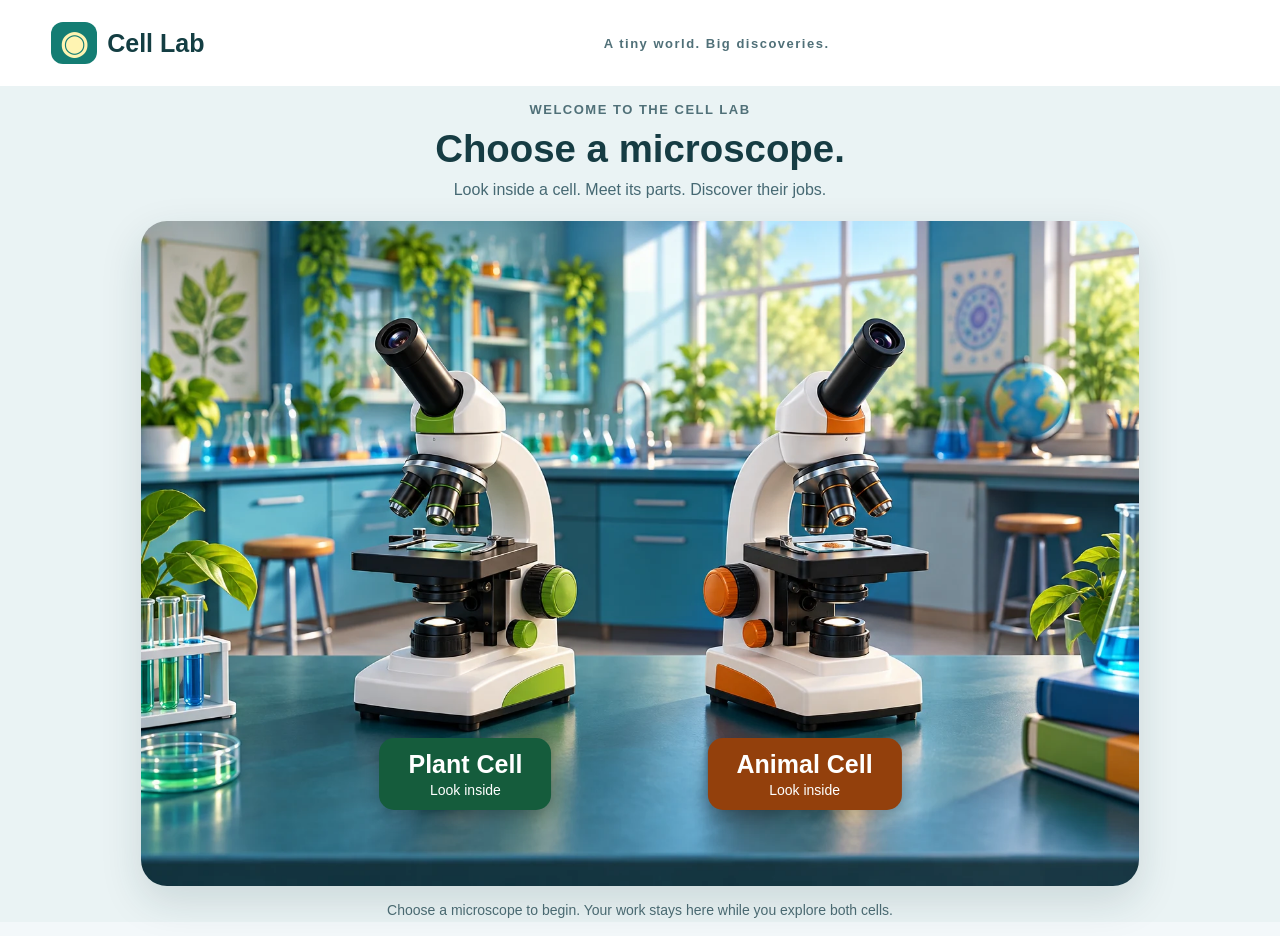
<file: index.html>
<!doctype html>
<html lang="en"><head><meta charset="UTF-8"><meta name="viewport" content="width=device-width,initial-scale=1"><title>Cell Lab — Microscope Explorer</title><meta name="description" content="Explore plant and animal cells. Tap a cell part, watch its job, color it, and write what it does."><link rel="icon" href="data:image/svg+xml,%3Csvg xmlns='http://www.w3.org/2000/svg' viewBox='0 0 40 40'%3E%3Crect x='3' y='3' width='34' height='34' rx='12' fill='%230e766e'/%3E%3Ccircle cx='20' cy='20' r='9' fill='%23fbbf24'/%3E%3C/svg%3E"><link rel="stylesheet" href="style.css?v=realistic-2"></head>
<body class="in-lab"><header><a class="brand" href="./"><span class="brand-icon">◉</span> Cell Lab</a><span class="eyebrow">A tiny world. Big discoveries.</span><div class="header-actions"><button id="labBack" onclick="backToLab()" hidden>Back to lab</button><button onclick="window.print()">Print my work</button></div></header>
<section id="labHome" aria-label="Choose a microscope"><div class="lab-welcome"><p class="eyebrow">WELCOME TO THE CELL LAB</p><h1>Choose a microscope.</h1><p>Look inside a cell. Meet its parts. Discover their jobs.</p></div><div id="labStage" class="lab-stage"><img src="assets/science-lab.webp" alt="A bright science lab with a green-accented microscope on the left and an orange-accented microscope on the right."><button class="microscope-choice plant-choice" onclick="enterMicroscope('plant')" aria-label="Look into the plant cell microscope"><span>Plant Cell<small>Look inside</small></span></button><button class="microscope-choice animal-choice" onclick="enterMicroscope('animal')" aria-label="Look into the animal cell microscope"><span>Animal Cell<small>Look inside</small></span></button></div><p class="lab-note">Choose a microscope to begin. Your work stays here while you explore both cells.</p></section><div id="eyepieceTransition" aria-hidden="true"></div><main id="scopeView" hidden><div class="intro"><div><p class="eyebrow">THROUGH THE EYEPIECE</p><h1 id="scopeHeading">Inside the animal cell</h1><p>Rotate the model. Tap a part. Watch, identify, and explain.</p></div><div class="tabs" role="group" aria-label="Choose a cell"><button id="animalTab" onclick="setCell('animal')">Animal cell</button><button id="plantTab" onclick="setCell('plant')">Plant cell</button></div></div>
<div class="workspace"><section class="cell-panel" aria-label="Interactive cell"><div class="panel-top"><h2 id="cellTitle">Animal cell</h2><span id="explored"></span></div><div class="eyepiece-view"><div id="cell3d"></div><div class="lens-ring" aria-hidden="true"></div></div><p id="modelStatus" class="model-status" role="status">Loading your cell model…</p><div class="model-controls"><button onclick="window.cellModel?.rotate(-1)" aria-label="Rotate cell left">Rotate left</button><button onclick="window.cellModel?.rotate(1)" aria-label="Rotate cell right">Rotate right</button><button onclick="window.cellModel?.zoom(1)" aria-label="Zoom in">＋</button><button onclick="window.cellModel?.zoom(-1)" aria-label="Zoom out">−</button><button onclick="window.cellModel?.reset()">Reset view</button></div><div id="cellDiagram"></div><p class="diagram-note">3D cutaway teaching model · Colors identify parts; sizes are enlarged for learning.</p><div id="partButtons" class="part-buttons" aria-label="Cell parts"></div></section>
<section class="job-panel" aria-label="Selected cell part"><div id="lessonEmpty"><p class="eyebrow">YOUR DISCOVERY STARTS HERE</p><h2>Choose a cell part.</h2><p>Tap a part in the 3D cell, or choose one of the labels below it.</p><p>Then watch its job and explain what you learned.</p></div><div id="lessonContent"><div class="job-heading"><span class="eyebrow">LET’S EXPLORE</span><span id="partBadge"></span></div><h2 id="partName"></h2><div class="lift-stage"><div id="liftedPart"></div><span id="liftCaption"></span><button onclick="liftPart()">Lift again</button></div><p id="jobText" class="job-text"></p><div class="animation-box"><div class="animation-heading"><span>Watch its job</span><span id="stepCount"></span></div><img id="jobGif" hidden alt=""><svg id="jobAnimation" viewBox="0 0 460 210" role="img" aria-label="Animation of the selected cell part at work"></svg><p id="stepText" aria-live="polite"></p></div><div class="play-controls"><button id="playBtn" onclick="replay()">↻ Replay</button><button id="pauseBtn" onclick="pauseAnimation()">Pause</button><button onclick="nextStep()">Next step</button><button id="readBtn" onclick="readJob()">Read to me</button></div><div class="color-row"><label for="partColor">Color this part</label><input type="color" id="partColor" oninput="colorPart(this.value)"><span>Your color appears in the cell.</span></div><label class="write-label" for="structureName">Identify the structure</label><input id="structureName" type="text" placeholder="Write the organelle’s name." oninput="saveStructureName(this.value)" autocomplete="off"><label class="write-label" for="studentJob">1. What does this organelle do?</label><p class="write-hint" id="writeHint"></p><textarea id="studentJob" rows="2" placeholder="Write what this part does." oninput="saveNote(this.value)"></textarea><section class="question-box" aria-label="Explain its function"><span class="eyebrow">YOUR TURN</span><h3 id="questionTitle"></h3><p id="questionHint"></p><label for="functionAnswer" class="write-label">2. Answer the question</label><p id="functionStarter" class="write-hint"></p><textarea id="functionAnswer" rows="3" placeholder="Explain your thinking." oninput="saveFunctionAnswer(this.value)"></textarea><button class="finish-response" onclick="completeResponse()">Mark my writing done</button><p id="answerFeedback" role="status" tabindex="-1"></p><p id="questionProgress"></p></section><p class="session-note">Your work stays on this page until you close or refresh it.</p></div></section></div>
<footer><strong>Think about it:</strong> Which parts do both cells have? Which parts are only in the plant cell?</footer><section id="printPages"></section></main><script src="app.js?v=realistic-2"></script><script type="module" src="model3d.js?v=realistic-2"></script></body></html>
</file>
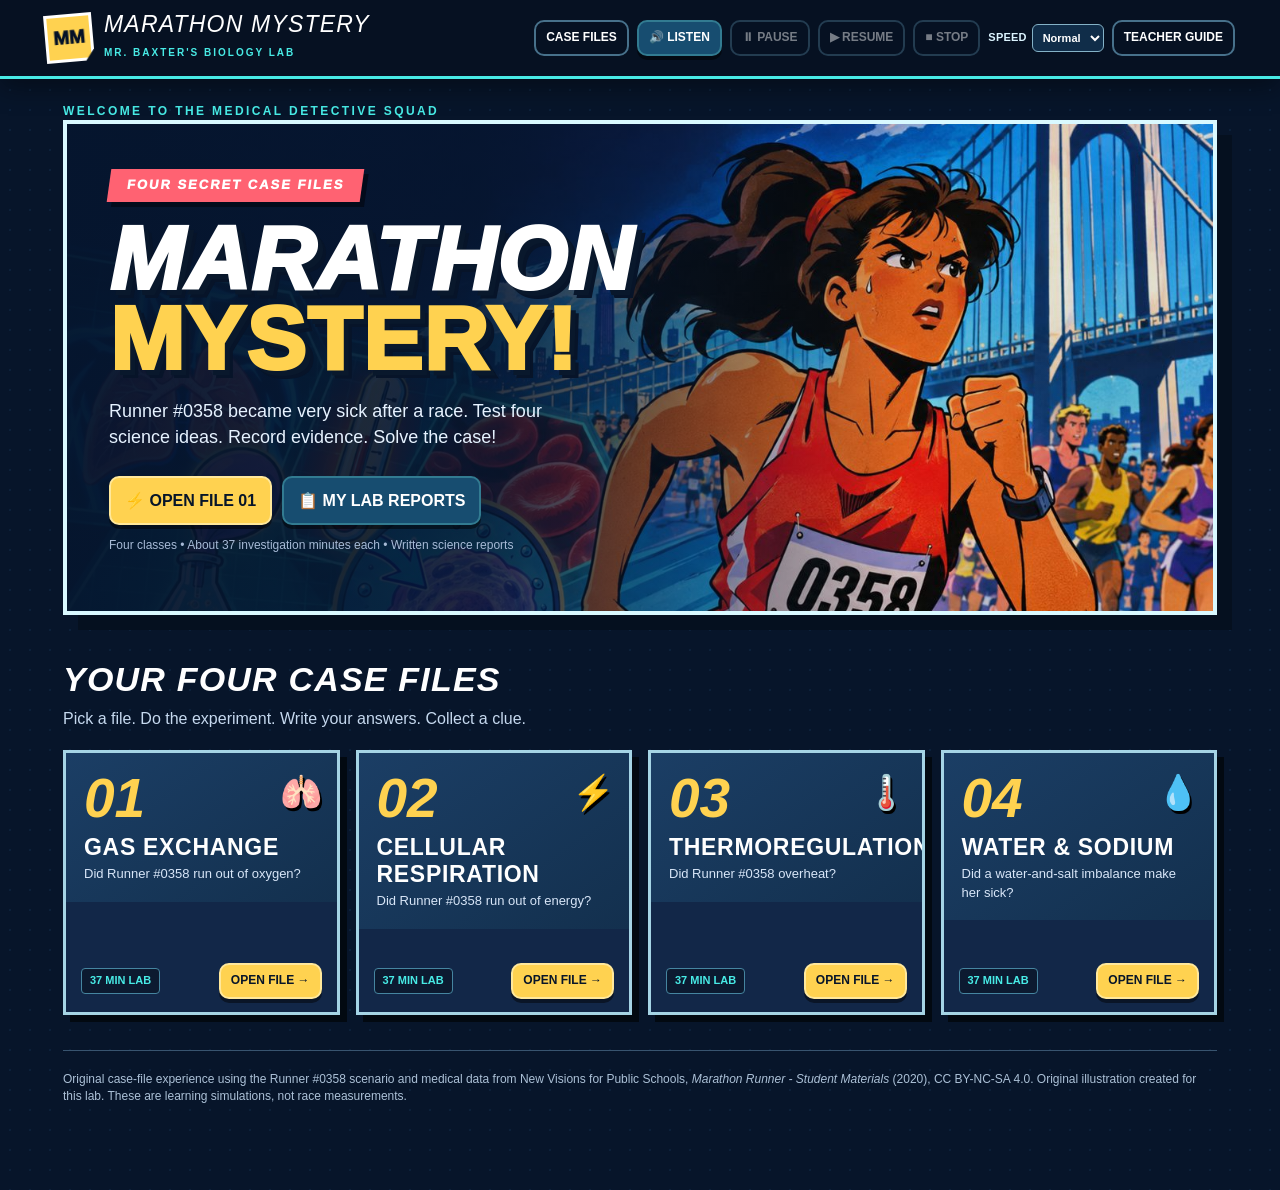
<file: marathon-mystery/index.html>
<!doctype html>
<html lang="en">
<head>
<meta charset="utf-8"><meta name="viewport" content="width=device-width,initial-scale=1">
<title>MARATHON MYSTERY | Mr. Baxter's Biology Case Files</title>
<style>
:root{--navy:#07152a;--navy2:#112647;--panel:#142b50;--paper:#fbf8ed;--cyan:#48ebe6;--yellow:#ffd250;--red:#ff6272;--lime:#9df26c;--ink:#0a1c36;--white:#fff;--muted:#a7bad6;--stroke:rgba(255,255,255,.16)}*{box-sizing:border-box}html{scroll-behavior:smooth}body{margin:0;background:var(--navy);color:#fff;font-family:Trebuchet MS,Arial,sans-serif;line-height:1.45;background-image:radial-gradient(rgba(65,150,220,.09) 1px,transparent 1px);background-size:20px 20px}button,input,textarea,select{font:inherit}button{cursor:pointer}button:focus-visible,input:focus-visible,textarea:focus-visible,select:focus-visible{outline:3px solid var(--yellow);outline-offset:3px}header.top{display:flex;justify-content:space-between;gap:14px;align-items:center;padding:14px max(18px,calc((100vw - 1190px)/2));background:#061122;border-bottom:3px solid var(--cyan);position:sticky;top:0;z-index:20;box-shadow:0 8px 24px #0006}.brand{display:flex;align-items:center;gap:11px;color:#fff;text-decoration:none}.brandmark{width:48px;height:48px;background:var(--yellow);border:3px solid #fff;color:#041127;display:grid;place-items:center;clip-path:polygon(0 0,100% 0,100% 76%,82% 100%,0 100%);font-weight:1000;font-size:19px;transform:rotate(-5deg)}.brand span{font-family:Impact,'Arial Black',sans-serif;letter-spacing:1.2px;font-size:23px;line-height:.95;font-style:italic}.brand small{font:700 10px Arial,sans-serif;letter-spacing:2px;color:var(--cyan)}.topactions{display:flex;flex-wrap:wrap;gap:8px}.btn{border:2px solid #fff0;border-radius:10px;background:#234369;color:#fff;font-weight:800;padding:11px 14px;box-shadow:0 4px 0 #0007;transition:transform .12s,filter .12s;text-align:center}.btn:hover{transform:translateY(-2px);filter:brightness(1.12)}.btn:active{transform:translateY(2px);box-shadow:0 1px 0 #0007}.btn.primary{color:#071529;background:var(--yellow);border-color:#ffe89b}.btn.secondary{background:#174d70;border-color:#327b91}.btn.danger{background:#5d273b;border-color:#aa526b}.btn.small{padding:7px 10px;font-size:12px}.btn.ghost{background:transparent;border-color:#47718b;box-shadow:none}.btn:disabled{opacity:.45;cursor:not-allowed}.wrap{max-width:1190px;margin:auto;padding:24px 18px 65px}.hero{border:4px solid #d9f9ff;min-height:445px;position:relative;overflow:hidden;background:#0a2342 url('[data-uri]') center 47%/cover no-repeat;box-shadow:15px 15px 0 #05101f}.hero:after{content:"";position:absolute;inset:0;background:linear-gradient(90deg,#05152df7 0%,#05152de0 36%,#04162918 73%)}.hero-content{z-index:1;position:relative;padding:45px 42px;max-width:610px}.ribbon{background:var(--red);color:#fff;display:inline-block;padding:7px 18px;text-transform:uppercase;letter-spacing:2px;font-size:13px;font-weight:1000;transform:skew(-8deg);box-shadow:5px 5px 0 #030b1b}.comic-title{font:italic 1000 clamp(48px,7vw,94px)/.89 Impact,'Arial Black',sans-serif;letter-spacing:1px;text-transform:uppercase;margin:18px 0 14px;text-shadow:5px 5px 0 #09182c,8px 8px 0 #071429}.comic-title em{font-style:normal;color:var(--yellow)}.lead{font-size:18px;max-width:490px;color:#e6f2ff}.hero-buttons{display:flex;gap:10px;flex-wrap:wrap;margin-top:26px}.micro{font-size:12px;color:var(--muted)}.eyebrow{text-transform:uppercase;font-size:12px;letter-spacing:2.4px;font-weight:900;color:var(--cyan)}.home-title{margin:45px 0 8px;font:italic 900 34px Impact,'Arial Black',sans-serif;letter-spacing:1.2px;text-transform:uppercase}.case-grid{display:grid;grid-template-columns:repeat(4,1fr);gap:16px;margin-top:19px}.case-card{border:3px solid #a5d4e5;background:#122748;position:relative;overflow:hidden;box-shadow:7px 7px 0 #020911;min-height:265px;display:flex;flex-direction:column}.case-card .card-top{padding:18px;background:linear-gradient(145deg,#1b3e65,#13304e)}.case-card .num{font:italic 900 55px Impact,'Arial Black',sans-serif;color:var(--yellow);line-height:1}.case-card h3{text-transform:uppercase;font:900 23px Impact,'Arial Black',sans-serif;letter-spacing:.7px;margin:8px 0 4px}.case-card p{font-size:13px;color:#d8e6f8;margin:0}.case-card .card-bottom{margin-top:auto;padding:13px 15px;display:flex;justify-content:space-between;align-items:center;gap:6px}.tag{padding:4px 8px;background:#0005;color:var(--cyan);border:1px solid #4585a0;border-radius:4px;font-size:11px;font-weight:900;text-transform:uppercase}.case-icon{font-size:34px;position:absolute;top:15px;right:15px;filter:drop-shadow(2px 3px 0 #000)}.file-header{display:flex;justify-content:space-between;align-items:start;gap:14px;margin-bottom:20px}.file-header h1{font:italic 900 clamp(34px,4vw,57px)/1 Impact,'Arial Black',sans-serif;text-transform:uppercase;margin:5px 0}.file-header .sub{color:#d0e2fb;margin:0}.file-stamp{border:3px solid var(--red);color:var(--red);text-transform:uppercase;font:900 16px Impact,'Arial Black',sans-serif;letter-spacing:2px;transform:rotate(-10deg);padding:9px 14px;white-space:nowrap}.progress{height:10px;background:#304967;border-radius:99px;overflow:hidden;margin:12px 0 18px}.progress>span{height:100%;background:linear-gradient(90deg,var(--cyan),var(--lime));display:block;transition:width .3s}.stepbar{display:grid;grid-template-columns:repeat(4,1fr);gap:8px;margin:0 0 18px}.step{background:#162e4f;border:2px solid #486780;border-radius:9px;padding:10px 8px;text-align:center;color:#e8f1ff;font-size:12px;font-weight:900;letter-spacing:.4px}.step.active{background:var(--yellow);color:#08172b;border-color:#fff}.step.done{border-color:var(--lime);color:var(--lime)}.layout{display:grid;grid-template-columns:minmax(0,1fr) 260px;gap:18px}.sheet{background:var(--paper);color:var(--ink);padding:28px;border:5px solid white;box-shadow:8px 8px 0 #030914;position:relative;min-height:550px}.sheet:before{content:"EVIDENCE FILE";position:absolute;right:24px;top:12px;font:900 10px Arial,sans-serif;letter-spacing:2px;color:#8ca1b5}.sheet h2{font:italic 900 32px Impact,'Arial Black',sans-serif;text-transform:uppercase;letter-spacing:1px;margin:4px 0 15px}.sheet .intro{background:#e9f3ed;border-left:6px solid #149d9d;padding:15px 18px;border-radius:3px;margin:12px 0 18px;font-size:16px}.sheet h3{color:#092a4c;text-transform:uppercase;font-size:17px;margin:20px 0 8px}.question{margin:15px 0}.question label{display:block;font-weight:900;color:#122c45;font-size:15px;margin-bottom:6px}.qnum{color:#cf3b50;font:900 12px Arial,sans-serif;margin-right:6px}.question .help{font-size:12px;color:#547187;margin:3px 0 6px}.question textarea{width:100%;padding:12px;border:2px solid #afc4cd;border-radius:7px;background:#fff;color:#122b46;resize:vertical;min-height:90px;line-height:1.45}.question textarea.error{border-color:#ec5262;background:#fff4f4}.wordcount{text-align:right;color:#607b8b;font-size:11px}.lab-note{background:#e1effb;border-left:5px solid #3470ad;padding:11px 14px;margin:15px 0;font-size:13px}.warning{background:#fff0cf;border-left:5px solid #c78904;padding:12px 15px;margin:13px 0;color:#5a4211;font-size:13px}.med-card{background:#0f2445;color:#fff;padding:18px;border:4px solid #60aac6;display:grid;grid-template-columns:1fr 1fr;gap:12px;margin:16px 0;box-shadow:5px 5px 0 #e1cf95}.vital{background:#1c3c64;border:1px solid #53748b;padding:11px;border-radius:8px}.vital .val{font:900 30px Impact,sans-serif;color:var(--yellow)}.vital small{display:block;text-transform:uppercase;letter-spacing:1px;color:#cfdeed}.side{display:flex;flex-direction:column;gap:15px}.sidebox{background:#102846;border:2px solid #4e7999;border-radius:8px;padding:18px}.sidebox h3{font:italic 900 19px Impact,'Arial Black',sans-serif;letter-spacing:1px;text-transform:uppercase;margin:0 0 10px;color:var(--yellow)}.sidebox label{display:block;font-size:12px;color:#d7e8f8;font-weight:800;margin:11px 0 5px}.sidebox input{width:100%;background:#e9f8fb;border:2px solid #7ea6bd;color:#07172c;border-radius:5px;padding:9px}.clue{background:#0b3a3a;border-left:4px solid var(--lime);padding:9px;color:#e6fff5;font-size:13px;margin:8px 0}.clue.empty{background:#15243d;border-color:#7f9eb3;color:#afc0d2}.mini{font-size:12px;color:#c2d5e4}.navbottom{margin-top:24px;display:flex;justify-content:space-between;gap:12px;border-top:2px dashed #b6cbd1;padding-top:17px}.trial-chooser{display:flex;flex-wrap:wrap;gap:10px;margin:12px 0}.option{border:3px solid #69939e;background:white;color:#0a2848;border-radius:8px;padding:11px 13px;font-weight:900}.option.active{background:#0b4661;color:white;border-color:#0fbdba}.stage{background:linear-gradient(#ebf8ff,#d2edff);border:4px solid #1f5a86;border-radius:11px;min-height:230px;position:relative;padding:17px;margin:14px 0;overflow:hidden}.stage .stage-caption{font-size:12px;color:#1d5a71;font-weight:900;text-transform:uppercase;letter-spacing:1px}.simstat{display:flex;align-items:center;gap:8px;flex-wrap:wrap;margin-top:12px}.statpill{padding:7px 10px;border:2px solid #4281a2;border-radius:7px;background:white;color:#143f58;font-size:12px;font-weight:900}.science-svg{width:100%;max-width:370px;height:200px;display:block;margin:8px auto}.lungs{transform-origin:center;animation:breathe 3.2s ease-in-out infinite}.fast .lungs{animation-duration:1.35s}.jog .lungs{animation-duration:2.2s}.flowdot{animation:float 2s ease-in-out infinite}.flowdot:nth-child(2n){animation-delay:.55s}.flowdot:nth-child(3n){animation-delay:1.15s}@keyframes breathe{0%,100%{transform:scale(.93)}50%{transform:scale(1.05)}}@keyframes float{0%{transform:translateY(15px);opacity:.2}60%{opacity:1}100%{transform:translateY(-17px);opacity:.3}}@keyframes pulse{50%{transform:scale(1.07)}}.balloon{transition:transform .45s;transform-origin:175px 70px}.bubble{animation:float 1.45s ease-in-out infinite}.sun{animation:pulse 2.1s infinite;transform-origin:center}.sweatdrop{animation:drip 1.5s infinite}@keyframes drip{0%{transform:translateY(-10px);opacity:0}30%{opacity:1}100%{transform:translateY(22px);opacity:0}}.rbc{transform-origin:200px 115px;transition:transform .55s ease-in-out}.waterdrop{animation:watermove 1.3s ease-in-out infinite;transform-origin:center}@keyframes watermove{50%{transform:translateX(12px)}}.data-table{width:100%;border-collapse:collapse;margin:12px 0;font-size:13px}.data-table th{background:#173d5c;color:#fff;padding:8px;text-align:left}.data-table td{background:white;border:1px solid #afc6d3;padding:7px;color:#17344c}.data-table tr:nth-child(even) td{background:#e9f2f6}.data-table .missing{color:#95a6b5}.meter{display:flex;background:#d0e4e9;border-radius:99px;overflow:hidden;height:18px}.meter>span{background:#26b5b7;height:100%;transition:width .4s}.big-result{font:900 24px Impact,sans-serif;color:#0a3d63}.sim-warning{font-size:12px;color:#6c5d44;margin-top:7px}.answers-hint{border:1px dashed #a2b6bc;padding:12px;margin-top:10px;background:#f0fbf5;font-size:13px}.graph{width:100%;max-width:520px;display:block;margin:0 auto}.legendline{border-bottom:1px solid #bdd0dc;margin:0 0 12px}.toast{position:fixed;left:50%;transform:translateX(-50%);bottom:24px;background:#0f3452;color:#fff;border:2px solid #87e0dc;box-shadow:0 8px 25px #0008;border-radius:10px;padding:13px 18px;z-index:50;font-weight:800;max-width:90vw}.sr-only{position:absolute;width:1px;height:1px;overflow:hidden;clip:rect(0,0,0,0)}.footer{border-top:1px solid #38546f;padding:20px 0;color:#acc1d7;font-size:12px;margin-top:35px}.done-flag{background:var(--lime);color:#133017;font-weight:1000;padding:5px 8px;transform:rotate(-5deg);display:inline-block}.mission-complete{background:#e8f8df;border:3px dashed #0a9067;padding:20px;color:#0c402d}.tiny-line{color:#617989;font-size:11px}.cover-label{color:#123c5f;font-size:13px;text-transform:uppercase;font-weight:900;letter-spacing:1px}.evidence-grid{display:grid;grid-template-columns:repeat(2,1fr);gap:10px}.evidence-item{padding:12px;border:2px solid #9eb7c9;background:white}.evidence-item strong{font-size:22px;color:#072e57}.evidence-item span{display:block;color:#526a79;font-size:12px}.tools{display:flex;flex-wrap:wrap;gap:9px;margin:12px 0}.model-word{display:inline-block;min-width:60px;border:2px solid #2e6f91;background:#d5f5ff;color:#133b4f;border-radius:7px;padding:9px 12px;font-weight:900;text-align:center;cursor:grab}.model-zone{border:3px dashed #2f7e9b;border-radius:14px;background:#ebfaff;min-height:90px;display:flex;align-items:center;justify-content:center;flex-direction:column;text-align:center;padding:10px}.model-zone.over{background:#d4ffd8;border-color:#1b9b5b}.score{color:#154e7a;font-weight:900}.pillhead{background:#fbdc66;border-left:5px solid #e67b28;color:#693f05;padding:10px 12px;font-size:13px;font-weight:900;margin:15px 0}.two-col{display:grid;grid-template-columns:1fr 1fr;gap:12px}.smallprint{font-size:11px;color:#8295a7}.case-status{font-size:11px;font-weight:900;text-transform:uppercase;color:var(--cyan)}dialog{max-width:620px;border:3px solid #5bc1c1;border-radius:13px;background:#f8fbff;color:#102b43;padding:26px;box-shadow:0 15px 45px #0009}dialog h2{margin-top:0;font:italic 900 30px Impact,sans-serif}dialog::backdrop{background:#020915ce}a{color:var(--cyan)}.sheet a{color:#09558a}@media(max-width:990px){.case-grid{grid-template-columns:repeat(2,1fr)}.layout{grid-template-columns:1fr}.side{display:grid;grid-template-columns:1fr 1fr}.hero{min-height:390px}}@media(max-width:620px){header.top{position:static;padding:11px}.brand span{font-size:16px}.brandmark{width:38px;height:38px;font-size:14px}.topactions .btn{padding:7px;font-size:11px}.hero{min-height:430px;background-position:63% center}.hero:after{background:linear-gradient(90deg,#05152df5,#05152dc7 66%,#05152d55)}.hero-content{padding:33px 22px}.hero .lead{font-size:15px}.comic-title{font-size:56px}.case-grid{grid-template-columns:1fr}.stepbar{grid-template-columns:repeat(2,1fr)}.side{grid-template-columns:1fr}.sheet{padding:17px}.file-stamp{font-size:11px}.med-card,.evidence-grid,.two-col{grid-template-columns:1fr}.file-header h1{font-size:34px}}@media print{header,.hero-buttons,.side,.navbottom,.tools,.footer,button,.stepbar,.progress{display:none!important}body{background:#fff;color:#000}.wrap{max-width:none;padding:0}.layout{display:block}.sheet{box-shadow:none;border:0}.question textarea{border:0;border-bottom:1px solid #777}.stage{break-inside:avoid}}

/* Text-to-speech support: controls are separate from student answers. */
.speed-control{font-weight:800;font-size:11px;color:#dbf4ff;display:flex;gap:5px;align-items:center;letter-spacing:.2px}
.speed-control select{border-radius:6px;border:1px solid #84b2c7;background:#102d49;color:white;padding:6px;max-width:89px}
.voice-banner{background:#dff6fb;border:2px solid #217e9a;padding:10px 12px;color:#17324a;border-radius:8px;display:flex;flex-wrap:wrap;justify-content:space-between;align-items:center;gap:8px;margin-bottom:16px;font-size:13px;font-weight:800}
.voice-banner button{white-space:normal}
.question-audio{display:inline-flex;align-items:center;border:1px solid #4599bd;border-radius:7px;background:#e7f6ff;color:#0b4364;padding:5px 9px;margin:4px 0 9px;font-size:12px;font-weight:800;box-shadow:none}
.question-audio:hover{background:#c7edff}.question-audio:focus-visible{outline:3px solid #f5b400;outline-offset:2px}
#voiceStatus{position:fixed;bottom:12px;right:12px;z-index:30;max-width:290px;background:#091e38;color:#fff;border:2px solid #71dae3;border-radius:9px;padding:7px 12px;box-shadow:0 4px 12px #0009;font-weight:800;font-size:12px;pointer-events:none}
@media(max-width:760px){.topactions{justify-content:flex-end}.topactions .btn.small{padding:6px 8px}.voice-banner{align-items:start}}
@media print{.voice-banner,.question-audio,#voiceStatus,.speed-control{display:none!important}}
</style>
</head>
<body><header class="top"><a class="brand" href="#" id="homeLink"><div class="brandmark">MM</div><div><span>MARATHON MYSTERY</span><br><small>MR. BAXTER'S BIOLOGY LAB</small></div></a><nav class="topactions"><button class="btn small ghost" id="homeBtn">CASE FILES</button><button class="btn small secondary" id="readBtn" title="Listen to the current screen">🔊 LISTEN</button><button class="btn small ghost" id="pauseSpeech" title="Pause the reading" disabled>⏸ PAUSE</button><button class="btn small ghost" id="resumeSpeech" title="Continue reading" disabled>▶ RESUME</button><button class="btn small ghost" id="stopSpeech" title="Stop reading" disabled>■ STOP</button><label class="speed-control" for="speechSpeed">SPEED <select id="speechSpeed" aria-label="Read aloud speed"><option value="0.75">Slow</option><option value="0.9" selected>Normal</option><option value="1">Fast</option></select></label><button class="btn small ghost" id="guideBtn">TEACHER GUIDE</button></nav></header><div id="voiceStatus" role="status" aria-live="polite" hidden>Read aloud ready.</div><main id="app" class="wrap" aria-live="polite"></main><dialog id="guideDialog"><h2>TEACHER FILE / HOW TO USE</h2><p>Four 37-minute investigations for 45-minute classes. Students work through briefings, simulations, evidence, and written reports. Each mission matches one section of the printable PDF packet.</p><p><strong>Google Sheets:</strong> This file works offline. To send answers to a Sheet, deploy this same file as <em>Index.html</em> in Google Apps Script with the included <em>Code.gs</em>. Then the final Submit button sends one report to the spreadsheet.</p><p><strong>Science:</strong> Numerical simulation readings are learning models, <em>not</em> measurements of Runner #0358. Her medical-chart values are the real case-data values supplied in the New Visions packet.</p><p><strong>Records:</strong> A report saved locally is not a submitted lab report. Have students print/download and turn in work, or use the connected Google version. Review for satisfactory completion and log actual minutes.</p><button class="btn primary" id="closeGuide">CLOSE</button></dialog><script>
'use strict';
const FILEKEY='baxter_marathon_mystery_v3';
const cases=[null,
{title:'THE OXYGEN FILE',short:'Gas Exchange',icon:'🫁',mission:'Did Runner #0358 run out of oxygen?',detail:'Watch gas move between the lungs, blood, and muscle cells. Compare a breathing model with the runner’s oxygen reading.',stat:'98%',label:'Oxygen saturation',normal:'Typical range: 95–100%',actual:'Oxygen saturation: 98%',clue:'98% oxygen: low oxygen is not strongly supported.',prompt:'Did Runner #0358 run out of oxygen?',question:'Does the evidence support low oxygen as the main cause?',contexts:['rest','jog','sprint'],tmin:3},
{title:'THE ENERGY FILE',short:'Cellular Respiration',icon:'⚡',mission:'Did Runner #0358 run out of energy?',detail:'Use sugar and yeast in three virtual bottles. Watch gas fill balloons, record data, and make a graph.',stat:'120',label:'Blood glucose (mg/dL)',normal:'Below 70 mg/dL is often considered low; results depend on timing.',actual:'Blood glucose: 120 mg/dL',clue:'120 mg/dL glucose: not evidence of dangerously low sugar.',prompt:'Did Runner #0358 run out of energy?',question:'Does the medical data support low blood glucose as the main cause?',contexts:['0-0','0-15','0-30','5-0','5-15','5-30','10-0','10-15','10-30'],tmin:9},
{title:'THE HEAT FILE',short:'Thermoregulation',icon:'🌡️',mission:'Did Runner #0358 overheat?',detail:'Explore how sun, wind, and shade change how well sweat cools skin. Compare results with the runner’s temperature.',stat:'37.5°C',label:'Body temperature',normal:'Typical internal range: about 36.1–37.8°C',actual:'Body temperature: 37.5°C',clue:'37.5°C at the medical check: no clear severe overheating then.',prompt:'Did Runner #0358 overheat?',question:'Does the temperature reading prove that the runner overheated?',contexts:['sun-still','sun-wind','shade-wind'],tmin:3},
{title:'THE WATER FILE',short:'Water & Sodium',icon:'💧',mission:'Did a water-and-salt imbalance make her sick?',detail:'Move water across cell membranes. Watch cells swell and shrink. Then use all four medical readings to solve the case.',stat:'130',label:'Blood sodium (mEq/L)',normal:'Typical range: about 135–145 mEq/L',actual:'Plasma sodium: 130 mEq/L',clue:'130 mEq/L sodium is low: a water-and-salt imbalance is a strong clue.',prompt:'Could low sodium have caused the runner’s symptoms?',question:'What is the best-supported explanation for the runner’s illness?',contexts:['low','normal','high'],tmin:3}
];
const trialDefs={1:{rest:{name:'Rest',breaths:14,oxygen:99,energy:'Steady'},jog:{name:'Jog',breaths:24,oxygen:98,energy:'More needed'},sprint:{name:'Sprint',breaths:36,oxygen:97,energy:'Much more needed'}},2:{},3:{'sun-still':{name:'Sun + no wind',skin:35.4,cooling:'Slow'},'sun-wind':{name:'Sun + breeze',skin:32.8,cooling:'Faster'},'shade-wind':{name:'Shade + breeze',skin:30.8,cooling:'Fastest'}},4:{low:{name:'Low salt outside',salt:125,water:'Into cell',shape:'Swells'},normal:{name:'Balanced salt',salt:140,water:'Both ways equally',shape:'Stays normal'},high:{name:'High salt outside',salt:155,water:'Out of cell',shape:'Shrinks'}}};
let data;try{data=JSON.parse(localStorage.getItem(FILEKEY)||'null')}catch(e){}if(!data||!data.caseData)data={student:{name:'',period:''},caseData:{},selected:0};for(let i=1;i<=4;i++){if(!data.caseData[i])data.caseData[i]={step:0,answers:{},trials:[],control: i===1?'rest':i===2?'0-0':i===3?'sun-still':'low',completed:false,oxygenMoves:0};}
const $=id=>document.getElementById(id), esc=s=>String(s??'').replace(/[&<>"']/g,c=>({'&':'&amp;','<':'&lt;','>':'&gt;','"':'&quot;',"'":'&#39;'}[c]));
const save=()=>{try{localStorage.setItem(FILEKEY,JSON.stringify(data))}catch(e){}};
function toast(msg){document.querySelectorAll('.toast').forEach(x=>x.remove());let d=document.createElement('div');d.className='toast';d.role='status';d.textContent=msg;document.body.append(d);setTimeout(()=>d.remove(),3600)}
function qbox(id,label,tip,rows=3){let n=data.selected,a=data.caseData[n].answers;return `<div class="question"><label for="${id}"><span class="qnum">${id.toUpperCase()}</span>${label}</label>${tip?`<div class="help">${tip}</div>`:''}<button type="button" class="question-audio" data-read-question="${id}" aria-label="Listen to question ${id.toUpperCase()}">🔊 Listen to this question</button><textarea data-q="${id}" id="${id}" rows="${rows}" placeholder="Type your science answer here...">${esc(a[id]||'')}</textarea><div class="wordcount" data-count="${id}">${countWords(a[id]||'')} words</div></div>`}
function countWords(s){return String(s||'').trim().split(/\s+/).filter(Boolean).length}
function basics(){return `<div class="eyebrow">WELCOME TO THE MEDICAL DETECTIVE SQUAD</div><section class="hero"><div class="hero-content"><span class="ribbon">FOUR SECRET CASE FILES</span><h1 class="comic-title">MARATHON<br><em>MYSTERY!</em></h1><p class="lead">Runner #0358 became very sick after a race. Test four science ideas. Record evidence. Solve the case!</p><div class="hero-buttons"><button class="btn primary" data-open="1">⚡ OPEN FILE 01</button><button class="btn secondary" id="downloadGuide">📋 MY LAB REPORTS</button></div><p class="micro">Four classes • About 37 investigation minutes each • Written science reports</p></div></section><h2 class="home-title">YOUR FOUR CASE FILES</h2><p style="color:#c6d9ef;margin-top:0">Pick a file. Do the experiment. Write your answers. Collect a clue.</p><section class="case-grid">${cases.slice(1).map((c,i)=>{let n=i+1,s=data.caseData[n];return `<article class="case-card"><div class="card-top"><div class="case-icon">${c.icon}</div><div class="num">0${n}</div><h3>${c.short}</h3><p>${c.mission}</p></div><div class="card-bottom"><span class="tag">${s.completed?'✓ Complete':s.step?'In progress':'37 min lab'}</span><button class="btn small primary" data-open="${n}">${s.completed?'REOPEN':'OPEN FILE →'}</button></div></article>`}).join('')}</section><section class="footer">Original case-file experience using the Runner #0358 scenario and medical data from New Visions for Public Schools, <em>Marathon Runner - Student Materials</em> (2020), CC BY-NC-SA 4.0. Original illustration created for this lab. These are learning simulations, not race measurements.</section>`}
function fileHeader(n){let c=cases[n],s=data.caseData[n];return `<div class="file-header"><div><div class="eyebrow">CLASS ${n} / INVESTIGATION 0${n} / 37 MINUTES</div><h1>${c.icon} ${c.title}</h1><p class="sub">${c.mission}</p></div><div class="file-stamp">${s.completed?'CASE CLOSED':'CLASSIFIED'}</div></div><div class="progress"><span style="width:${((s.step+1)/4)*100}%"></span></div><div class="stepbar">${['01 BRIEFING','02 EXPERIMENT','03 EVIDENCE','04 LAB REPORT'].map((t,i)=>`<button data-step="${i}" class="step ${i===s.step?'active':i<s.step?'done':''}">${t}</button>`).join('')}</div>`}
function side(n){let s=data.caseData[n];return `<aside class="side"><section class="sidebox"><h3>🪪 Detective ID</h3><label for="studentName">Name or class ID</label><input id="studentName" autocomplete="name" value="${esc(data.student.name)}" placeholder="Enter name / ID"><label for="studentPeriod">Class period</label><input id="studentPeriod" value="${esc(data.student.period)}" placeholder="Example: Period 2"><p class="mini">Use only student IDs approved by your school. Information is saved in this browser until the report is submitted.</p></section><section class="sidebox"><h3>📁 EVIDENCE LOCKER</h3>${cases.slice(1).map((c,i)=>{let f=data.caseData[i+1];return `<div class="clue ${f.completed?'':'empty'}">File 0${i+1}: ${f.completed?c.clue:'🔒 Complete report to unlock.'}</div>`}).join('')}</section><section class="sidebox"><h3>✍️ LAB REPORT</h3><p class="mini">Your report includes: prediction, hypothesis, fair-test plan, data table, observations, evidence, claim, CER, and limits.</p><button class="btn small secondary" id="printOne">🖨 PRINT THIS REPORT</button><button class="btn small ghost" id="downloadJson" style="margin-top:8px">⬇ SAVE BACKUP (.JSON)</button></section></aside>`}
function briefing(n){let c=cases[n];return `<div class="eyebrow">PHASE 1 / 7 MINUTES</div><h2>OPEN THE CASE</h2><div class="intro"><strong>THE STORY:</strong> A 40-year-old runner finished a long race on a hot day. She became confused and very sick. Later, she went into a coma but recovered. Doctors checked her blood and body temperature. <strong>Your job:</strong> test the clues and find the best explanation.</div><div class="pillhead">YOUR QUESTION: ${c.mission}</div><div class="lab-note"><strong>Today you will:</strong> ${c.detail} You will use model data from the experiment and separate medical data from the case file.</div>${qbox('q1','What do you think caused the runner to become sick?','Make an early prediction. It is okay to change your thinking later.',3)}${qbox('q2','Write a testable hypothesis.','Sentence starter: If ______, then ______, because ______.',3)}${qbox('q3','How will you make this a fair test?','Name one thing you will change and one thing you will keep the same.',3)}`}
function oxygenSvg(s){let m=trialDefs[1][s.control];return `<svg class="science-svg ${s.control==='sprint'?'fast':s.control==='jog'?'jog':''}" viewBox="0 0 400 225" role="img" aria-label="Animated cartoon lungs grow and shrink as breathing changes"><path d="M184 15 L184 85 M218 15 L218 85" stroke="#175b81" stroke-width="13"/><path d="M201 54 L201 89" stroke="#f8bd92" stroke-width="25"/><g class="lungs"><path d="M184 76 C119 25 63 70 61 145 C54 226 135 220 180 171 Z" fill="#ff7d8c" stroke="#153653" stroke-width="8"/><path d="M216 76 C281 25 337 70 339 145 C346 226 265 220 220 171 Z" fill="#ff7d8c" stroke="#153653" stroke-width="8"/><path d="M184 92 Q125 126 99 183 M184 113 Q128 114 103 143 M216 92 Q275 126 301 183 M216 113 Q272 114 298 143" fill="none" stroke="#ffd5d9" stroke-width="7" stroke-linecap="round"/></g><g fill="#15c4e4" stroke="#094064" stroke-width="2"><circle class="flowdot" cx="199" cy="38" r="8"/><circle class="flowdot" cx="195" cy="66" r="6"/><circle class="flowdot" cx="169" cy="107" r="7"/><circle class="flowdot" cx="235" cy="123" r="7"/></g><text x="200" y="216" font-size="14" font-weight="900" fill="#194563" text-anchor="middle">OXYGEN MOVES FROM LUNGS TO BLOOD</text></svg>`}
function energySvg(s){let [sugar,time]=s.control.split('-').map(Number),value=energyValue(sugar,time);let sc=.35+Math.min(value.balloon/20,1.1);return `<svg class="science-svg" viewBox="0 0 400 220" role="img" aria-label="Balloon inflates when yeast makes carbon dioxide"><path d="M144 75 L144 181 Q144 197 160 197 L238 197 Q255 197 255 181 L255 75" fill="#f3b66b" stroke="#193f60" stroke-width="8"/><path d="M145 151 Q200 125 255 151 L253 184 Q249 193 236 193 L162 193 Q148 193 147 184" fill="#bd8737" opacity=".9"/><path d="M168 71 L168 56 L231 56 L231 71" stroke="#193f60" stroke-width="8" fill="none"/><g class="balloon" style="transform:scale(${sc})"><ellipse cx="200" cy="-42" rx="67" ry="80" fill="#c56ee6" stroke="#193f60" stroke-width="8"/><path d="M200 38 L190 54 L210 54 Z" fill="#a44acd" stroke="#193f60" stroke-width="5"/></g><path d="M188 56 L188 15 M211 56 L211 15" stroke="#384c63" stroke-width="3"/><g fill="#fff3c4" stroke="#80502b" stroke-width="2"><circle class="bubble" cx="173" cy="142" r="6"/><circle class="bubble" cx="205" cy="161" r="8"/><circle class="bubble" cx="226" cy="133" r="6"/><circle class="bubble" cx="195" cy="184" r="4"/></g><text x="200" y="215" font-size="13" font-weight="900" fill="#234b61" text-anchor="middle">YEAST + SUGAR → CARBON DIOXIDE GAS</text></svg>`}
function heatSvg(s){let t=trialDefs[3][s.control],sun=s.control.startsWith('sun');return `<svg class="science-svg" viewBox="0 0 400 230" role="img" aria-label="Animated runner with sun, shade, sweat and moving air"><rect x="0" y="180" width="400" height="50" fill="#63c79d"/><g class="sun" opacity="${sun?1:.32}"><circle cx="58" cy="47" r="29" fill="#ffcb39" stroke="#db8319" stroke-width="7"/><path d="M58 3 V10 M58 83 V91 M14 47 H22 M95 47 H103 M29 19 L34 24 M84 72 L89 77 M84 22 L89 17 M29 76 L34 70" stroke="#dd8f19" stroke-width="7" stroke-linecap="round"/></g><path d="M248 34 Q222 15 218 49 L222 80 Q201 89 184 119 L198 126 L222 108 L241 141 L214 181 L226 190 L258 153 L272 109 L288 143 L333 153 L338 140 L308 124 L289 88 L258 80 L267 50 Q264 35 248 34" fill="#ee8047" stroke="#183f5d" stroke-width="7"/><circle cx="247" cy="52" r="22" fill="#f4af7b" stroke="#183f5d" stroke-width="6"/><path d="M225 42 Q246 11 265 41" stroke="#16324d" stroke-width="12" fill="none"/><g fill="#14b8d5"><path class="sweatdrop" d="M271 75 l-7 13 q7 11 14 0z"/><path class="sweatdrop" d="M216 93 l-7 13 q7 11 14 0z"/><path class="sweatdrop" d="M294 107 l-7 13 q7 11 14 0z"/></g><g opacity="${s.control.includes('wind')?1:.15}" fill="none" stroke="#2384b8" stroke-width="6" stroke-linecap="round"><path d="M22 129 Q75 109 127 120"/><path d="M11 150 Q66 130 114 140"/><path d="M35 169 Q85 155 146 157"/></g><text x="190" y="219" font-size="13" text-anchor="middle" font-weight="900" fill="#1c5368">SWEAT + MOVING AIR CAN COOL SKIN</text></svg>`}
function waterSvg(s){let d=trialDefs[4][s.control],scale=s.control==='low'?1.25:s.control==='high'?.75:1;return `<svg class="science-svg" viewBox="0 0 400 220" role="img" aria-label="Red blood cell becomes larger or smaller when outside water and salt conditions change"><rect x="20" y="17" width="360" height="177" rx="25" fill="#bceafb" stroke="#24769a" stroke-width="7"/><g class="rbc" style="transform:scale(${scale})"><ellipse cx="200" cy="105" rx="73" ry="51" fill="#d84754" stroke="#7b1837" stroke-width="8"/><ellipse cx="200" cy="105" rx="39" ry="25" fill="#a02b42" opacity=".85"/><ellipse cx="200" cy="103" rx="15" ry="9" fill="#e87883" opacity=".9"/></g><g fill="#18a4d1" stroke="#086284" stroke-width="2"><circle class="waterdrop" cx="67" cy="64" r="9"/><circle class="waterdrop" cx="106" cy="142" r="8"/><circle class="waterdrop" cx="338" cy="72" r="9"/><circle class="waterdrop" cx="292" cy="157" r="7"/></g><text x="200" y="214" text-anchor="middle" font-size="13" font-weight="900" fill="#1b5370">WATER MOVES THROUGH CELL MEMBRANES</text></svg>`}
function energyValue(sugar,time){let balloon={0:{0:0,15:1,30:2},5:{0:0,15:7,30:13},10:{0:0,15:10,30:19}},foam={0:{0:0,15:0.2,30:0.4},5:{0:0,15:1.4,30:2.7},10:{0:0,15:2.2,30:4.0}};return {balloon:balloon[sugar][time],foam:foam[sugar][time]}}
function stageOxygen(s){let sel=trialDefs[1][s.control];return `<div class="lab-note">Click each activity level. Watch the lungs and record the data. These are <strong>example model readings</strong>, not the runner's measurements.</div><div class="trial-chooser">${Object.entries(trialDefs[1]).map(([k,v])=>`<button class="option ${s.control===k?'active':''}" data-control="${k}">${k==='rest'?'🪑':k==='jog'?'🚶':'🏃'} ${v.name}</button>`).join('')}</div><div class="stage">${oxygenSvg(s)}<div class="simstat"><span class="statpill">Breaths/min: ${sel.breaths}</span><span class="statpill">Oxygen: ${sel.oxygen}%</span><span class="statpill">Energy need: ${sel.energy}</span></div></div><div class="two-col"><div><h3>MOVE OXYGEN TO A CELL</h3><p class="smallprint">Drag the blue oxygen token into the muscle cell, or tap SEND OXYGEN.</p><div draggable="true" id="oxygenToken" class="model-word">O₂</div><button class="btn small secondary" id="sendOxygen" style="margin-top:9px">SEND OXYGEN →</button></div><div class="model-zone" id="muscleZone" tabindex="0" aria-label="Muscle cell drop zone"><strong>🧬 MUSCLE CELL</strong><span class="score">${s.oxygenMoves||0} oxygen deliveries</span><small>Oxygen helps cells make ATP energy.</small></div></div><div class="tools"><button class="btn secondary" id="logTrial">+ RECORD THIS READING</button></div>`}
function stageEnergy(s){let [a,t]=s.control.split('-').map(Number),v=energyValue(a,t);return `<div class="lab-note">Keep yeast and warm water the same. Change the sugar (0g, 5g, or 10g), then choose the time (0, 15, or 30 min). The numbers are <strong>simulated learning data</strong>.</div><div class="cover-label">SUGAR</div><div class="trial-chooser">${[0,5,10].map(x=>`<button class="option ${a===x?'active':''}" data-control="${x}-${t}">${x} g</button>`).join('')}</div><div class="cover-label">TIME</div><div class="trial-chooser">${[0,15,30].map(x=>`<button class="option ${t===x?'active':''}" data-control="${a}-${x}">${x} min</button>`).join('')}</div><div class="stage">${energySvg(s)}<div class="simstat"><span class="statpill">Balloon: ${v.balloon} cm</span><span class="statpill">Foam: ${v.foam.toFixed(1)} cm</span></div></div><div class="tools"><button class="btn secondary" id="logTrial">+ RECORD THIS SUGAR + TIME</button></div>`}
function stageHeat(s){let t=trialDefs[3][s.control];return `<div class="lab-note">Change the weather. Observe sweat, wind, and the <strong>model skin temperature</strong>. This model explores cooling; it is not a measurement or prediction of runner #0358's internal body temperature.</div><div class="trial-chooser">${Object.entries(trialDefs[3]).map(([k,v])=>`<button class="option ${s.control===k?'active':''}" data-control="${k}">${k==='sun-still'?'☀️':k==='sun-wind'?'🌬️':'🌳'} ${v.name}</button>`).join('')}</div><div class="stage">${heatSvg(s)}<div class="simstat"><span class="statpill">Modeled skin: ${t.skin.toFixed(1)}°C</span><span class="statpill">Cooling: ${t.cooling}</span></div></div><div class="tools"><button class="btn secondary" id="logTrial">+ RECORD THIS WEATHER</button></div>`}
function stageWater(s){let t=trialDefs[4][s.control];return `<div class="lab-note">Choose how much salt is in the liquid <strong>outside</strong> the cell. Watch water move. We use red blood cells as a simple model; brain cells can also be harmed by water imbalance.</div><div class="trial-chooser">${Object.entries(trialDefs[4]).map(([k,v])=>`<button class="option ${s.control===k?'active':''}" data-control="${k}">${k==='low'?'💦':k==='normal'?'⚖️':'🧂'} ${v.name}</button>`).join('')}</div><div class="stage">${waterSvg(s)}<div class="simstat"><span class="statpill">Outside salt: ${t.salt} (model)</span><span class="statpill">Water: ${t.water}</span><span class="statpill">Cell: ${t.shape}</span></div></div><div class="tools"><button class="btn secondary" id="logTrial">+ RECORD THIS SOLUTION</button></div>`}
function dataTable(n,s){if(n===2){let mp=Object.fromEntries(s.trials.map(x=>[x.key,x]));return `<h3>Q4 / YOUR DATA TABLE</h3><p class="tiny-line">Record nine readings: all three times for each sugar amount.</p><table class="data-table"><thead><tr><th>Sugar</th><th>0 min (cm)</th><th>15 min (cm)</th><th>30 min (cm)</th><th>Foam at 30 min</th></tr></thead><tbody>${[0,5,10].map(g=>`<tr><td>${g} g</td>${[0,15,30].map(t=>`<td>${mp[`${g}-${t}`]?mp[`${g}-${t}`].balloon:'—'}</td>`).join('')}<td>${mp[`${g}-30`]?mp[`${g}-30`].foam:'—'}</td></tr>`).join('')}</tbody></table>${s.trials.length>=9?drawGraph(s):''}`}
let heads=n===1?['Level','Breaths/min','Oxygen %']:n===3?['Weather','Skin °C','Cooling']:['Outside solution','Water motion','Cell shape'];return `<h3>Q4 / YOUR DATA TABLE</h3><table class="data-table"><thead><tr>${heads.map(x=>`<th>${x}</th>`).join('')}</tr></thead><tbody>${s.trials.length?s.trials.map(t=>`<tr>${(n===1?[t.name,t.breaths,t.oxygen]:n===3?[t.name,t.skin,t.cooling]:[t.name,t.water,t.shape]).map(x=>`<td>${esc(x)}</td>`).join('')}</tr>`).join(''):`<tr><td class="missing" colspan="3">No readings recorded. Try all three settings!</td></tr>`}</tbody></table>`}
function drawGraph(s){let vals=[0,5,10].map(g=>{let item=s.trials.find(t=>t.key===`${g}-30`);return item?item.balloon:0});let high=20,bars=vals.map((v,i)=>{let x=106+i*122,h=(v/high)*135;return `<rect x="${x}" y="${183-h}" width="65" height="${h}" fill="${['#1b92c4','#fca645','#cc5ac7'][i]}" stroke="#133c5e" stroke-width="2"/><text x="${x+32}" y="${179-h}" font-size="13" font-weight="900" text-anchor="middle">${v}</text><text x="${x+32}" y="207" font-size="13" text-anchor="middle">${[0,5,10][i]} g</text>`}).join('');return `<h3>MODEL GRAPH: BALLOON SIZE AT 30 MIN</h3><svg class="graph" viewBox="0 0 530 235" role="img" aria-label="Bar graph showing yeast balloon size for 0, 5, and 10 grams of sugar"><rect width="530" height="235" fill="white"/><line x1="70" y1="183" x2="486" y2="183" stroke="#223d56" stroke-width="3"/><line x1="70" y1="25" x2="70" y2="183" stroke="#223d56" stroke-width="3"/>${[0,5,10,15,20].map(n=>{let y=183-n/20*135;return `<line x1="70" x2="486" y1="${y}" y2="${y}" stroke="#bfd4df"/><text x="61" y="${y+4}" text-anchor="end" font-size="12">${n}</text>`}).join('')}${bars}<text x="275" y="227" font-size="13" text-anchor="middle">Sugar amount (g)</text><text x="20" y="100" transform="rotate(-90 20 100)" text-anchor="middle" font-size="12">Balloon circumference (cm)</text></svg><p class="tiny-line">The graph uses this site's illustrative data, not real classroom yeast measurements.</p>`}
function investigation(n){let s=data.caseData[n],activity=[null,stageOxygen,stageEnergy,stageHeat,stageWater][n](s);return `<div class="eyebrow">PHASE 2 / 14 MINUTES</div><h2>RUN THE EXPERIMENT</h2>${activity}${dataTable(n,s)}${qbox('q5',n===2?'What happened as you added more sugar?':'Describe two things you noticed in your trials.','Use numbers or specific changes from your data table. Explain what changed.',4)}<div class="warning"><strong>Science check:</strong> Each trial is a simplified model. Models help us understand systems, but they are not actual medical data from Runner #0358.</div>`}
function evidence(n){let c=cases[n],s=data.caseData[n];return `<div class="eyebrow">PHASE 3 / 8 MINUTES</div><h2>COMPARE THE EVIDENCE</h2><div class="intro">Open the real medical chart for Runner #0358. Use the number, the comparison range, and what you learned in your model.</div><div class="med-card"><div class="vital"><small>RUNNER #0358</small><div class="val">${c.stat}</div><small>${c.label}</small></div><div class="vital"><small>COMPARE</small><div style="font-size:15px;font-weight:800;margin-top:13px">${c.normal}</div></div></div>${n===4?`<h3>REVIEW ALL FOUR CLUES</h3><div class="evidence-grid">${cases.slice(1).map(x=>`<div class="evidence-item"><span>${x.label}</span><strong>${x.stat}</strong></div>`).join('')}</div>`:''}<div class="pillhead">QUESTION: ${c.question}</div>${qbox('q6',n===4?'How is 130 different from a typical sodium level? What happens to cells when water moves in?':`Compare the runner's ${c.label.toLowerCase()} with the comparison information. What does the number show?`,'Use the actual number in your answer.',4)}${qbox('q7',n===4?'Which idea best explains the runner’s confusion? Why?':`Does this reading support ${['','low oxygen','very low blood glucose','severe overheating'][n]||'your first idea'} as the main cause? Explain.`, 'Your answer can be yes, no, or not enough information. Explain using evidence.',4)}<div class="lab-note"><strong>Remember:</strong> A lab report explains what evidence supports. The numbers alone cannot tell us everything that happened during the race.</div>`}
function report(n){let c=cases[n],s=data.caseData[n];return `<div class="eyebrow">PHASE 4 / 8 MINUTES</div><h2>WRITE YOUR LAB REPORT</h2><div class="intro"><strong>Claim → Evidence → Reasoning.</strong> Write four or five full sentences. Use numbers and explain what the science means.</div><div class="answers-hint"><strong>Sentence starters:</strong><br>1. My claim is that ____.<br>2. One number that supports this is ____.<br>3. Another clue is ____.<br>4. This evidence matters because ____.<br>5. My final answer is ____.</div>${qbox('q8',n===4?'FINAL CASE REPORT: What most likely made Runner #0358 sick?':'Write a 4–5 sentence Claim, Evidence, and Reasoning (CER) conclusion.',n===4?'Use at least TWO readings from the medical chart. Explain how water and sodium could affect cells.':'Make a claim, include a number from the runner’s medical chart, and explain what your experiment shows.',7)}${qbox('q9','What is one limit of this experiment? What else would you need to know?','A model is not a real person. Name something the model does not show or a question you still have.',3)}<div class="warning">Before you submit: check your name, data table, and complete sentences. Your teacher decides whether a report is satisfactory for lab credit.</div>${s.completed?`<div class="mission-complete"><h3>✓ CASE FILE SAVED</h3><p>${cases[n].clue}</p></div>`:''}<div class="tools"><button class="btn primary" id="submitCase">✓ COMPLETE & SUBMIT CASE FILE</button><button class="btn secondary" id="printOne2">🖨 PRINT MY CASE REPORT</button></div>`}
function casePage(n){let c=cases[n],s=data.caseData[n],stages=[briefing,investigation,evidence,report];return fileHeader(n)+`<div class="layout"><section class="sheet"><div class="voice-banner" role="group" aria-label="Listen to case file section"><span>🔊 Listen to the instructions, science information, data and questions.</span><button class="btn secondary small" id="listenSection" type="button">▶ LISTEN TO THIS SECTION</button></div>${stages[s.step](n)}</section>${side(n)}</div><div class="navbottom"><button class="btn ghost" id="prevStep">← ${s.step===0?'ALL CASE FILES':'BACK'}</button>${s.step<3?`<button class="btn primary" id="nextStep">SAVE & CONTINUE →</button>`:`<button class="btn secondary" id="homeBottom">ALL CASE FILES →</button>`}</div><section class="footer">Adapted from New Visions for Public Schools, <em>Marathon Runner - Student Materials</em> (Spring 2020), CC BY-NC-SA 4.0. Educational simulated experiments are original. Actual Runner #0358 case-data values are from the provided packet.</section>`}
function render(){stopReading();let n=data.selected;document.title=n?`File 0${n} | Marathon Mystery`:'Marathon Mystery | Biology';$('app').innerHTML=n?casePage(n):basics();bind();window.scrollTo({top:0,behavior:'instant'});}
function bind(){if($('listenSection'))$('listenSection').addEventListener('click',()=>readText(speechText(document.querySelector('.sheet'))));document.querySelectorAll('[data-read-question]').forEach(btn=>btn.addEventListener('click',()=>{const q=btn.closest('.question');readText(speechText(q?.querySelector('label'))+'. '+speechText(q?.querySelector('.help')));}));document.querySelectorAll('[data-open]').forEach(el=>el.addEventListener('click',()=>{data.selected=+el.dataset.open;save();render()}));document.querySelectorAll('[data-step]').forEach(el=>el.addEventListener('click',()=>{data.caseData[data.selected].step=+el.dataset.step;save();render()}));document.querySelectorAll('textarea[data-q]').forEach(el=>el.addEventListener('input',()=>{let s=data.caseData[data.selected];s.answers[el.dataset.q]=el.value;save();let ct=document.querySelector(`[data-count="${el.dataset.q}"]`);if(ct)ct.textContent=countWords(el.value)+' words';el.classList.remove('error')}));['studentName','studentPeriod'].forEach((id,i)=>{if($(id))$(id).addEventListener('input',e=>{data.student[i?'period':'name']=e.target.value;save()})});document.querySelectorAll('[data-control]').forEach(el=>el.addEventListener('click',()=>{data.caseData[data.selected].control=el.dataset.control;save();render()}));if($('logTrial'))$('logTrial').addEventListener('click',logTrial);if($('sendOxygen'))$('sendOxygen').addEventListener('click',addOxygen);if($('oxygenToken'))$('oxygenToken').addEventListener('dragstart',e=>e.dataTransfer.setData('text/plain','oxygen'));if($('muscleZone')){let z=$('muscleZone');z.addEventListener('dragover',e=>{e.preventDefault();z.classList.add('over')});z.addEventListener('dragleave',()=>z.classList.remove('over'));z.addEventListener('drop',e=>{e.preventDefault();z.classList.remove('over');if(e.dataTransfer.getData('text/plain')==='oxygen')addOxygen()})}if($('nextStep'))$('nextStep').addEventListener('click',()=>advance());if($('prevStep'))$('prevStep').addEventListener('click',()=>{let s=data.caseData[data.selected];if(s.step===0){data.selected=0}else s.step--;save();render()});if($('submitCase'))$('submitCase').addEventListener('click',submitCase);if($('printOne'))$('printOne').addEventListener('click',()=>printReport(data.selected));if($('printOne2'))$('printOne2').addEventListener('click',()=>printReport(data.selected));if($('downloadJson'))$('downloadJson').addEventListener('click',backup);if($('downloadGuide'))$('downloadGuide').addEventListener('click',()=>{toast('Open a case file to print your written report. You can also use the printable PDF packet.')});if($('homeBottom'))$('homeBottom').addEventListener('click',goHome)}
function addOxygen(){data.caseData[1].oxygenMoves++;save();let count=document.querySelector('#muscleZone .score');if(count)count.textContent=data.caseData[1].oxygenMoves+' oxygen deliveries';toast('Oxygen reached the cell. Cells use oxygen to release energy from glucose.');}
function logTrial(){let n=data.selected,s=data.caseData[n],k=s.control,newt;if(n===1)newt={key:k,...trialDefs[1][k]};else if(n===2){let [a,t]=k.split('-').map(Number);newt={key:k,sugar:a,time:t,...energyValue(a,t)};}else newt={key:k,...trialDefs[n][k]};s.trials=s.trials.filter(x=>x.key!==k).concat(newt);save();render();toast(`Recorded! ${s.trials.length} of ${cases[n].tmin} readings saved.`)}
function check(stage){let n=data.selected,s=data.caseData[n],fields=stage===0?['q1','q2','q3']:stage===1?['q5']:stage===2?['q6','q7']:['q8','q9'];let req=stage===0?{q1:3,q2:6,q3:6}:stage===1?{q5:12}:stage===2?{q6:12,q7:12}:{q8:27,q9:8};let bad=fields.filter(k=>countWords(s.answers[k])<(req[k]||5));if(stage===1&&s.trials.length<cases[n].tmin){toast(`Record all ${cases[n].tmin} model readings before continuing.`);return false}if(bad.length){bad.forEach(k=>{let el=$(k);if(el)el.classList.add('error')});toast(`Add more writing to ${bad.map(k=>k.toUpperCase()).join(', ')}. Use complete sentences.`);return false}return true}
function advance(){let s=data.caseData[data.selected];if(check(s.step)){s.step=Math.min(s.step+1,3);save();render();toast('Section saved. Great investigating!')}}
function submitCase(){let n=data.selected,s=data.caseData[n];if(!check(3)){return}if(s.trials.length<cases[n].tmin){toast('Record the experiment data in Phase 2 first.');return}let missing=['q1','q2','q3','q5','q6','q7','q8','q9'].filter(x=>countWords(s.answers[x])<3);if(missing.length){toast('Please finish all written sections: '+missing.join(', '));return}if(!String(data.student.name||'').trim()){toast('Enter your name or class ID in the Detective ID box.');$('studentName')?.focus();return}let payload={student:data.student.name,period:data.student.period,case_number:n,case_name:cases[n].short,answers:s.answers,trials:s.trials,submitted_at:new Date().toISOString()};s.completed=true;s.submittedAt=payload.submitted_at;save();if(typeof google!=='undefined' && google.script && google.script.run){toast('Sending to teacher spreadsheet...');google.script.run.withSuccessHandler(r=>{toast('Case file sent to your teacher’s Google Sheet!');render()}).withFailureHandler(err=>{toast('Could not send to Sheet. Report is saved here. Print a backup.');render()}).submitLab(payload)}else{toast('Case file saved on this device. Print it or use the Google-deployed site to submit to Sheets.');render()}}
function reportHtml(n){let c=cases[n],s=data.caseData[n],labels=['Prediction','Hypothesis','Fair-test plan','Experimental data','Results and observations','Medical evidence analysis','Claim from evidence','Claim-Evidence-Reasoning conclusion','Limits and next question'];return `<!doctype html><html><head><meta charset="utf-8"><title>Case 0${n} ${esc(data.student.name)}</title><style>body{font:14px Arial;line-height:1.5;color:#182c43;margin:35px}h1{font-size:26px;border-bottom:4px solid #122d4e}h2{font-size:15px;background:#e7f3fa;padding:7px}pre{white-space:pre-wrap;font:13px Arial}table{border-collapse:collapse;width:100%}th,td{border:1px solid #778ba0;padding:7px;text-align:left}small{color:#627282}.head{font-size:13px;margin-bottom:15px}.answer{min-height:35px;white-space:pre-wrap}.sign{margin-top:30px;border-top:1px solid #8195a9;padding-top:8px}
/* Text-to-speech support: controls are separate from student answers. */
.speed-control{font-weight:800;font-size:11px;color:#dbf4ff;display:flex;gap:5px;align-items:center;letter-spacing:.2px}
.speed-control select{border-radius:6px;border:1px solid #84b2c7;background:#102d49;color:white;padding:6px;max-width:89px}
.voice-banner{background:#dff6fb;border:2px solid #217e9a;padding:10px 12px;color:#17324a;border-radius:8px;display:flex;flex-wrap:wrap;justify-content:space-between;align-items:center;gap:8px;margin-bottom:16px;font-size:13px;font-weight:800}
.voice-banner button{white-space:normal}
.question-audio{display:inline-flex;align-items:center;border:1px solid #4599bd;border-radius:7px;background:#e7f6ff;color:#0b4364;padding:5px 9px;margin:4px 0 9px;font-size:12px;font-weight:800;box-shadow:none}
.question-audio:hover{background:#c7edff}.question-audio:focus-visible{outline:3px solid #f5b400;outline-offset:2px}
#voiceStatus{position:fixed;bottom:12px;right:12px;z-index:30;max-width:290px;background:#091e38;color:#fff;border:2px solid #71dae3;border-radius:9px;padding:7px 12px;box-shadow:0 4px 12px #0009;font-weight:800;font-size:12px;pointer-events:none}
@media(max-width:760px){.topactions{justify-content:flex-end}.topactions .btn.small{padding:6px 8px}.voice-banner{align-items:start}}
@media print{.voice-banner,.question-audio,#voiceStatus,.speed-control{display:none!important}}
</style></head><body><h1>MARATHON MYSTERY / CASE FILE 0${n}</h1><p class="head">Name / ID: ${esc(data.student.name)} &nbsp; Class: ${esc(data.student.period)} &nbsp; Date: __________ &nbsp; Lab minutes: ______</p><h2>${esc(c.title)}: ${esc(c.mission)}</h2>${labels.map((lab,i)=>{let key='q'+(i+1);if(i===3)return `<h2>Q4 / ${lab}</h2><table><tr><th>Trial</th><th>Recorded reading(s)</th></tr>${s.trials.map(t=>`<tr><td>${esc(t.name||t.key)}</td><td>${esc(JSON.stringify(t))}</td></tr>`).join('')}</table>`;return `<h2>${i+1===9?'Q9':'Q'+(i+1)} / ${lab}</h2><div class="answer">${esc(s.answers[key]||'[not completed]')}</div>`}).join('')}<div class="sign">Teacher review: □ Satisfactory □ Revise &nbsp; Initials: ______ &nbsp; Actual lab minutes approved: ______</div><p><small>Simulated values are teaching data, not actual runner medical measurements. Case source: New Visions for Public Schools, Marathon Runner - Student Materials (2020), CC BY-NC-SA 4.0.</small></p><script>window.onload=()=>window.print()<\/script></body></html>`}
function printReport(n){let w=window.open('','_blank');if(!w){toast('Allow popups to print the report.');return}w.document.open();w.document.write(reportHtml(n));w.document.close()}
function backup(){let b=new Blob([JSON.stringify({student:data.student,cases:data.caseData},null,2)],{type:'application/json'});let a=document.createElement('a');a.href=URL.createObjectURL(b);a.download='marathon-mystery-backup.json';a.click();setTimeout(()=>URL.revokeObjectURL(a.href),5000)}
function goHome(){data.selected=0;save();render()}$('homeBtn').addEventListener('click',goHome);$('homeLink').addEventListener('click',e=>{e.preventDefault();goHome()});$('guideBtn').addEventListener('click',()=>$('guideDialog').showModal());$('closeGuide').addEventListener('click',()=>$('guideDialog').close());// Built-in browser voices: no external speech service or student recording required.
let speechToken=0, speechChunks=[], speechPaused=false, speechActive=false;
function voiceStatus(message){const el=$('voiceStatus');if(el){el.hidden=!message;el.textContent=message||''}if($('pauseSpeech'))$('pauseSpeech').disabled=!speechActive||speechPaused;if($('resumeSpeech'))$('resumeSpeech').disabled=!speechActive||!speechPaused;if($('stopSpeech'))$('stopSpeech').disabled=!speechActive;}
function stopReading(){speechToken++;speechChunks=[];speechPaused=false;speechActive=false;if('speechSynthesis' in window)window.speechSynthesis.cancel();voiceStatus('');}
function speechText(el){if(!el)return '';const copy=el.cloneNode(true);copy.querySelectorAll('textarea,input,button,select,svg,.voice-banner,.wordcount,[aria-hidden="true"]').forEach(x=>x.remove());copy.querySelectorAll('br').forEach(x=>x.replaceWith(document.createTextNode('. ')));copy.querySelectorAll('tr').forEach(tr=>{const cells=[...tr.querySelectorAll('th,td')].map(td=>td.textContent.trim()).filter(Boolean);tr.replaceWith(document.createTextNode(cells.join('. ')+'. '));});return (copy.textContent||'').replace(/\s+/g,' ').trim();}
function chunkForSpeech(str){const sentences=str.match(/[^.!?]+[.!?]+|[^.!?]+$/g)||[str];const chunks=[];let current='';for(const s of sentences){for(const word of s.trim().split(/\s+/)){if(!word)continue;if((current+' '+word).length>170&&current){chunks.push(current);current='';}current+=(current?' ':'')+word;}if(current && /[.!?]\s*$/.test(s)){chunks.push(current);current='';}}if(current)chunks.push(current);return chunks;}
function readText(text){if(!('speechSynthesis' in window)){toast('Read aloud is not supported in this browser. Try Chrome, Edge, or Safari.');return;}stopReading();if(!text){toast('No section text to read.');return;}const token=speechToken;speechChunks=chunkForSpeech(text);speechActive=true;voiceStatus('🔊 Reading aloud…');const next=()=>{if(token!==speechToken)return;if(!speechChunks.length){speechActive=false;voiceStatus('✓ Finished reading.');return;}let part=speechChunks.shift();const utterance=new SpeechSynthesisUtterance(part);utterance.lang='en-US';utterance.rate=Number($('speechSpeed')?.value||.9);utterance.onend=()=>{if(token===speechToken)next()};utterance.onerror=e=>{if(token!==speechToken)return;if(e.error!=='interrupted'&&e.error!=='canceled'){speechActive=false;voiceStatus('Speech stopped. Try Listen again.')}};window.speechSynthesis.speak(utterance);};next();}
function listenCurrent(){readText(speechText(data.selected?document.querySelector('.sheet'):document.querySelector('#app')));}
$('readBtn').addEventListener('click',listenCurrent);
$('pauseSpeech').addEventListener('click',()=>{if(!speechActive||speechPaused)return;window.speechSynthesis.pause();speechPaused=true;voiceStatus('⏸ Reading paused.');});
$('resumeSpeech').addEventListener('click',()=>{if(!speechActive||!speechPaused)return;window.speechSynthesis.resume();speechPaused=false;voiceStatus('🔊 Reading aloud…');});
$('stopSpeech').addEventListener('click',stopReading);

render();
</script></body></html>
</file>
<file: style.css>
:root{font-family:'DM Sans',Arial,sans-serif;color:#163c43;background:#f3f8fa;font-size:16px}*{box-sizing:border-box}body{margin:0}button,a,input,textarea{-webkit-tap-highlight-color:transparent}button{font:inherit;cursor:pointer;border:1px solid #b8cdd2;border-radius:12px;padding:11px 16px;background:white;color:#173e46;font-weight:600;min-height:44px}button:hover{background:#e6f4f4}button:focus-visible,a:focus-visible,input:focus-visible,textarea:focus-visible,[role=button]:focus-visible{outline:4px solid #e2a400;outline-offset:4px}header{display:flex;align-items:center;justify-content:space-between;padding:22px 4%;border-bottom:1px solid #d4e3e7;background:white;gap:20px}.brand{font-family:Outfit,Arial,sans-serif;font-size:25px;font-weight:700;color:#143e43;text-decoration:none;display:flex;align-items:center;gap:10px}.brand-icon{background:#147d73;color:#fff4b2;border-radius:12px;padding:2px 9px;font-size:32px}.eyebrow{font-size:13px;font-weight:700;letter-spacing:1.5px;color:#507078}main{max-width:1440px;margin:auto;padding:28px 4%}.intro{display:flex;justify-content:space-between;align-items:center;gap:24px;margin-bottom:24px}h1,h2{font-family:Outfit,Arial,sans-serif}h1{font-size:clamp(28px,3vw,40px);line-height:1.1;margin:10px 0}p{line-height:1.55}.intro p:last-child{margin-bottom:0;color:#527079}.tabs{display:flex;background:#dcebed;padding:5px;border-radius:16px;flex-shrink:0}.tabs button{border:0;background:transparent}.tabs button[aria-pressed=true]{background:#136e67;color:white;box-shadow:0 3px 5px #1233}.workspace{display:grid;grid-template-columns:minmax(0,1.25fr) minmax(360px,1fr);gap:24px}.cell-panel,.job-panel{border:1px solid #d4e3e7;border-radius:24px;background:white;padding:24px}.cell-panel{background:#eaf5f5}.panel-top{display:flex;justify-content:space-between;align-items:center;gap:12px}.panel-top h2{font-size:25px;margin:0}#explored{font-size:14px;color:#45686b}#cellDiagram svg{width:100%;height:auto;display:block;max-height:460px}.cell-part{cursor:pointer;transition:filter .2s}.cell-part:hover{filter:brightness(1.08)}.cell-part.selected>.body{stroke:#152f44;stroke-width:5;stroke-dasharray:8 4}.cell-part text{font:600 16px 'DM Sans',Arial;fill:#14363e;paint-order:stroke;stroke:white;stroke-width:4px;stroke-linejoin:round;pointer-events:none}.diagram-note{text-align:center;font-size:13px;color:#527479;margin:4px 0 18px}.part-buttons{display:flex;flex-wrap:wrap;gap:8px}.part-buttons button{font-size:14px;padding:9px 12px;border-color:#b4d2d3}.part-buttons button[aria-pressed=true]{background:#146f68;color:white;border-color:#146f68}.job-heading{display:flex;align-items:center;justify-content:space-between;gap:8px}#partBadge{font-size:13px;background:#e9f2f4;padding:5px 10px;border-radius:20px}#partName{font-size:32px;margin:10px 0} .job-text{font-size:18px;margin:0 0 18px;min-height:56px}.animation-box{background:#f3f6fc;border-radius:16px;padding:14px}.animation-heading{display:flex;justify-content:space-between;font-size:14px;font-weight:600;color:#526582}#jobAnimation{width:100%;display:block}#jobAnimation text{font:600 17px 'DM Sans',Arial;fill:#193c4c}#stepText{margin:0;min-height:50px;font-weight:600} .play-controls{display:flex;gap:7px;flex-wrap:wrap;margin:12px 0 20px}.play-controls button{font-size:14px;padding:9px 11px}#playBtn{background:#146f68;color:white;border-color:#146f68}.color-row{display:flex;align-items:center;gap:12px;border-top:1px solid #dbe6e9;padding:16px 0;font-weight:600}.color-row span{font-size:13px;font-weight:400;color:#516f77}input[type=color]{height:40px;width:48px;cursor:pointer;border:1px solid #aec8cb;border-radius:8px;background:white;padding:4px;flex-shrink:0}.write-label{display:block;font-weight:700}.write-hint{font-size:14px;color:#526d74;margin:5px 0 8px}textarea{width:100%;font:inherit;line-height:1.5;border:1px solid #a9c5cc;border-radius:12px;padding:12px;resize:vertical;color:#193e45}.session-note{font-size:12px;color:#637b82;margin:8px 0 0}footer{margin-top:22px;padding:18px 22px;border:1px dashed #99bdc3;border-radius:14px;font-size:15px}#printPages{display:none}.motion{animation:travel 2.4s ease-in-out infinite}.pulse{animation:pulse 1.7s ease-in-out infinite}.paused *{animation-play-state:paused!important}@keyframes travel{0%{transform:translateX(-30px);opacity:.2}50%{opacity:1}100%{transform:translateX(35px);opacity:.2}}@keyframes pulse{50%{opacity:.35;transform:translateY(-5px)}}@media(prefers-reduced-motion:reduce){.motion,.pulse{animation:none}}@media(max-width:900px){header>.eyebrow{display:none}.intro{align-items:flex-start;flex-direction:column}.workspace{grid-template-columns:1fr}.cell-panel,.job-panel{padding:18px}main{padding:22px 4%}.intro{gap:18px}.job-text{min-height:0}}@media(max-width:420px){header{padding:14px 4%;gap:8px}.brand{font-size:20px}header button{font-size:13px;padding:8px}.brand-icon{font-size:24px}.color-row{flex-wrap:wrap}.color-row span{width:100%}}@media print{body{background:white}header,.intro,.workspace,footer{display:none}main{padding:0}#printPages{display:block}.print-page{break-after:page}.print-page:last-child{break-after:auto}.print-page svg{display:block;width:440px;max-height:350px;margin:auto}.print-page table{width:100%;border-collapse:collapse;font-size:13px}.print-page td,.print-page th{text-align:left;border:1px solid #aaa;padding:9px}.print-page td:last-child{width:68%;height:38px}.print-page h1{font-size:26px}*{print-color-adjust:exact;-webkit-print-color-adjust:exact}}
.lift-stage{display:flex;align-items:center;gap:12px;background:#edf5f3;border-radius:16px;padding:10px;margin:12px 0}.lift-stage span{font-size:14px;font-weight:600;flex:1}.lift-stage button{font-size:13px;padding:8px}#liftedPart{width:105px;height:94px;flex-shrink:0}#liftedPart svg{width:100%;height:100%;overflow:visible}.arriving{opacity:.2}.flying-part{position:fixed;z-index:1000;pointer-events:none;overflow:visible;filter:drop-shadow(0 14px 12px #163c4340)}#jobGif{width:100%;height:auto;display:block}#jobGif[hidden]{display:none}.question-box{background:#fff9e4;border:1px solid #e4d69d;border-radius:16px;padding:17px;margin:18px 0}.question-box h3{font-size:20px;line-height:1.35;margin:9px 0}.question-box p{font-size:14px;margin:9px 0}#answerOptions{display:grid;gap:9px}#answerOptions button{text-align:left;font-weight:500}#answerOptions button:disabled{cursor:default;opacity:.65}#answerOptions button.correct{background:#d5ede0;color:#185037;border:2px solid #478b65;opacity:1}#answerFeedback{font-weight:700;min-height:22px}#questionProgress{color:#526d66;font-size:13px}#questionHint{color:#566b70}@media(max-width:420px){.lift-stage{flex-wrap:wrap}#liftedPart{width:90px}}@media print{.flying-part{display:none}}
.finish-response{margin-top:12px;background:#146f68;color:white}.question-box textarea:disabled{background:#eee;color:#53666b}.cell-part.selected .body{opacity:.45}.lift-stage .body,.flying-part .body{opacity:1!important}@media print{.print-response{break-inside:avoid;margin:18px 0}.print-response h2{font-size:18px;margin:10px 0}.print-response p{font-size:14px;margin:7px 0}.print-answer{white-space:pre-wrap;min-height:48px;border-bottom:1px solid #aaa;font-size:14px;padding:6px}.print-page svg .body{opacity:1!important}}
[hidden]{display:none!important}.header-actions{display:flex;gap:9px}.in-lab{background:#eaf3f4}.in-lab header{border-bottom:0}.lab-welcome{text-align:center;padding:12px 18px 18px}.lab-welcome .eyebrow{margin:2px 0 8px}.lab-welcome h1{font-size:clamp(27px,3vw,40px);margin:5px 0}.lab-welcome p:last-child{margin:8px 0 0;color:#466973}.lab-stage{position:relative;width:min(100%,calc((100svh - 235px)*1.5));max-width:1180px;min-width:min(680px,100%);margin:auto;aspect-ratio:3/2;overflow:hidden;border-radius:26px;box-shadow:0 15px 40px #12394125;transition:transform .9s cubic-bezier(.4,0,.2,1),filter .9s;isolation:isolate}.lab-stage>img{width:100%;height:100%;object-fit:cover;display:block}.microscope-choice{position:absolute;top:12%;height:77%;width:33%;background:transparent;border:3px solid transparent;border-radius:28%;padding:0;box-shadow:none}.plant-choice{left:16%}.animal-choice{right:17%}.microscope-choice:hover{background:#ffffff10;border-color:#ffffff85;box-shadow:0 0 40px #fff4}.microscope-choice span{position:absolute;bottom:0;left:50%;transform:translateX(-50%);padding:12px 29px;border-radius:15px;background:#155c3c;color:white;box-shadow:0 5px 18px #0004;white-space:nowrap;font-size:clamp(17px,2vw,25px)}.animal-choice span{background:#93400c}.microscope-choice small{display:block;font-size:14px;font-weight:400;margin-top:3px;color:#fff}.lab-note{text-align:center;color:#4d6c74;font-size:14px;padding:0 18px}.lab-stage.zooming{transform:scale(7);filter:brightness(.15);z-index:1001}#eyepieceTransition{position:fixed;inset:0;pointer-events:none;z-index:1002;opacity:0;background:radial-gradient(circle,transparent 10%,#02101a 40%);transition:opacity .7s}#eyepieceTransition.entering{opacity:1}body:has(.zooming){overflow:hidden}.eyepiece-view{position:relative;aspect-ratio:1;width:100%;border-radius:50%;background:radial-gradient(circle at 45% 40%,#355c6b,#0e2738 62%,#020b12 72%);overflow:hidden;border:12px solid #15212b;box-shadow:0 0 0 4px #3e515e,inset 0 0 35px #0009;margin:25px 0 16px}.lens-ring{position:absolute;inset:0;pointer-events:none;border-radius:50%;box-shadow:inset 0 0 25px #0008}#cell3d{width:100%;height:100%}#cell3d canvas{display:block;width:100%;height:100%;touch-action:none;cursor:grab}.model-controls{display:flex;flex-wrap:wrap;gap:6px;justify-content:center;margin:10px 0}.model-controls button{font-size:13px;padding:8px 10px}.model-status{font-size:14px;text-align:center;color:#365c67;min-height:22px}.three-ready #cellDiagram,.three-ready .lift-stage{display:none}.cell-panel{align-self:start;position:sticky;top:15px}.job-panel{scroll-margin-top:16px}#structureName{display:block;width:100%;font:inherit;border:1px solid #a9c5cc;border-radius:10px;padding:12px;margin:8px 0 20px;color:#193e45}.in-lab #printPages{display:none}.in-lab .header-actions>button:last-child{display:none}@media(max-width:900px){.cell-panel{position:static}.eyepiece-view{max-width:550px;margin:20px auto}.lab-stage{border-radius:16px;min-width:0}.microscope-choice span{padding:10px 18px}.lab-welcome{padding-top:20px}}@media(max-width:500px){header{padding:14px}.header-actions button{font-size:12px;padding:7px}.lab-stage{width:100%;border-radius:0}.microscope-choice{top:10%;height:83%;width:39%}.plant-choice{left:11%}.animal-choice{right:12%}.microscope-choice span{font-size:17px;padding:9px 15px}.microscope-choice small{font-size:12px}.lab-welcome p:last-child{font-size:15px}.eyepiece-view{border-width:8px}.lab-note{line-height:1.5}}@media(prefers-reduced-motion:reduce){.lab-stage,#eyepieceTransition{transition:none}}@media print{#labHome,#eyepieceTransition,.eyepiece-view{display:none!important}#scopeView[hidden]{display:block!important}#scopeView{max-width:none}#printPages,.in-lab #printPages{display:block}header{display:none!important}.intro,.workspace,footer{display:none!important}}
@media(min-width:901px){.eyepiece-view{width:min(100%,max(320px,calc(100svh - 355px)));max-width:510px;margin:18px auto}.intro h1{font-size:34px}main{padding-top:20px}.intro{margin-bottom:20px}}#lessonEmpty{padding:20px 8px;min-height:270px}#lessonEmpty h2{font-size:32px}#lessonEmpty p{font-size:18px;color:#4a6972}#lessonEmpty .eyebrow{font-size:13px;color:#507078}
</file>
